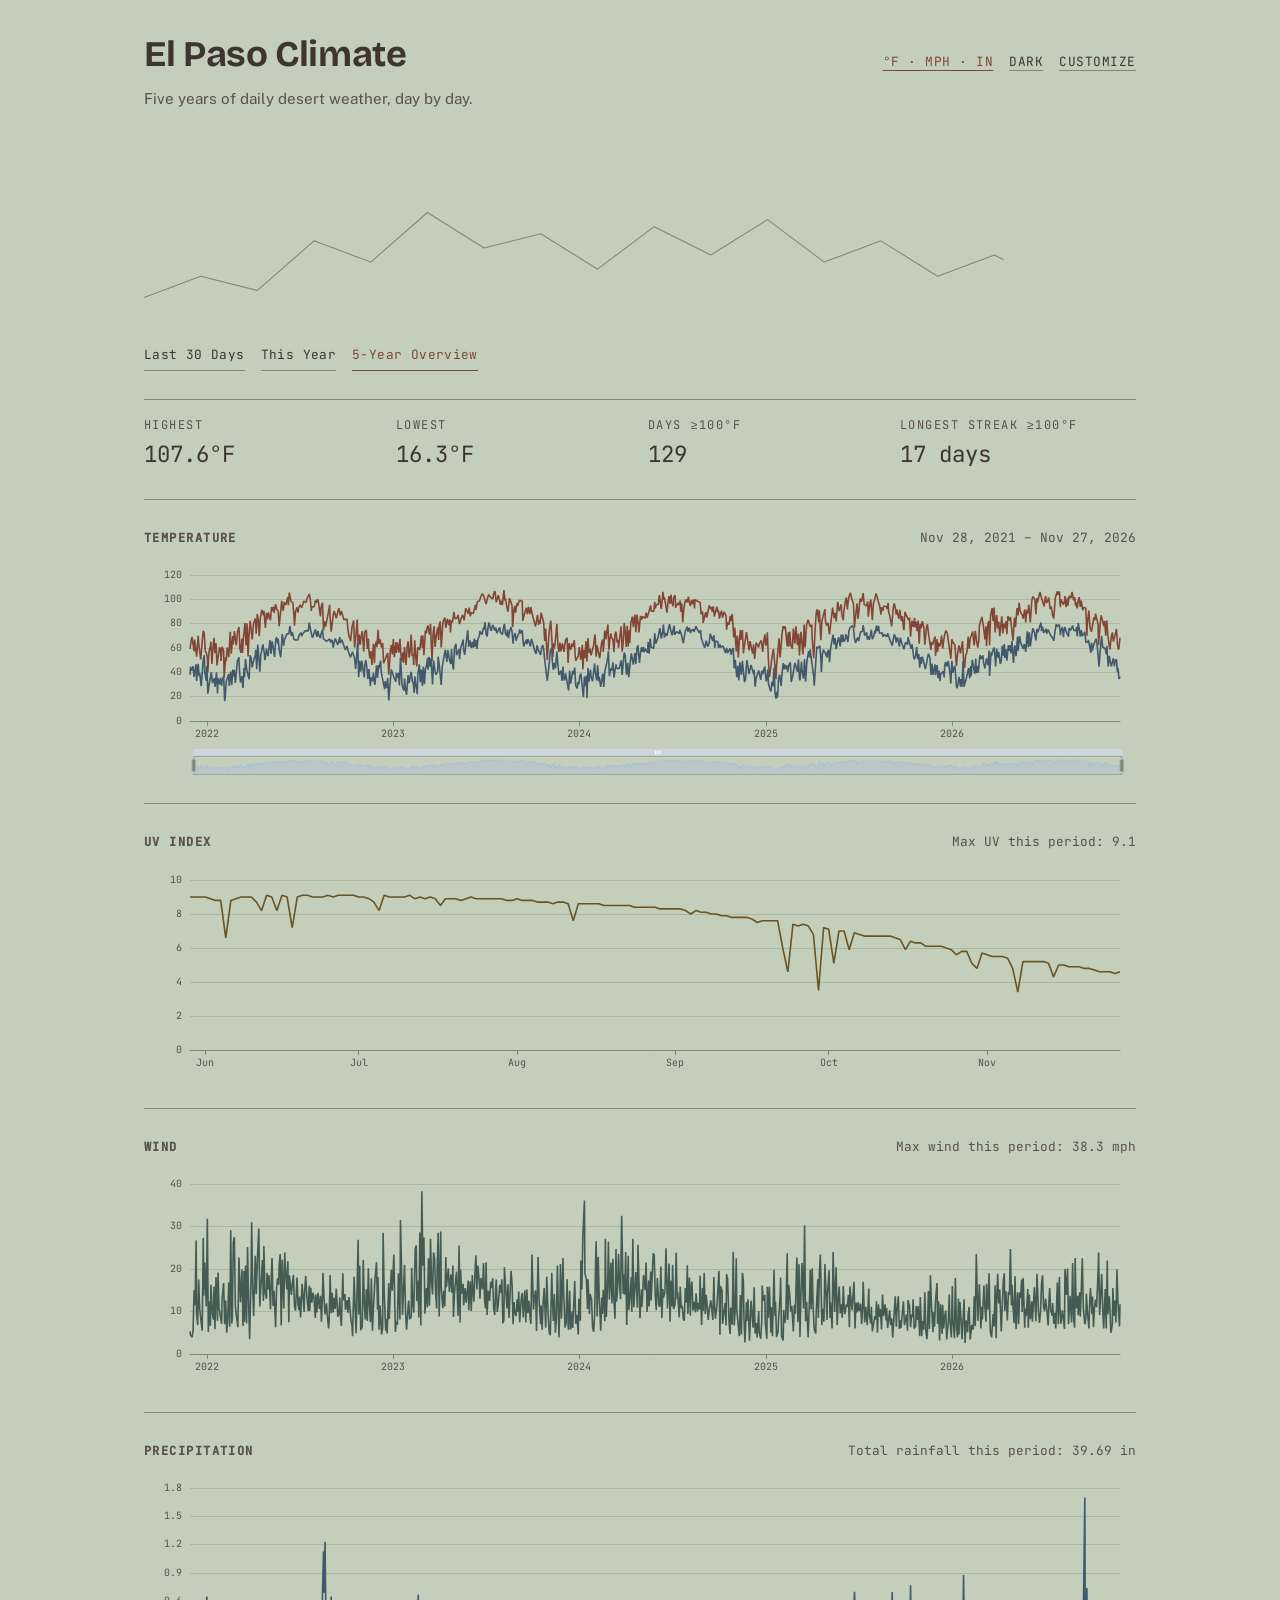
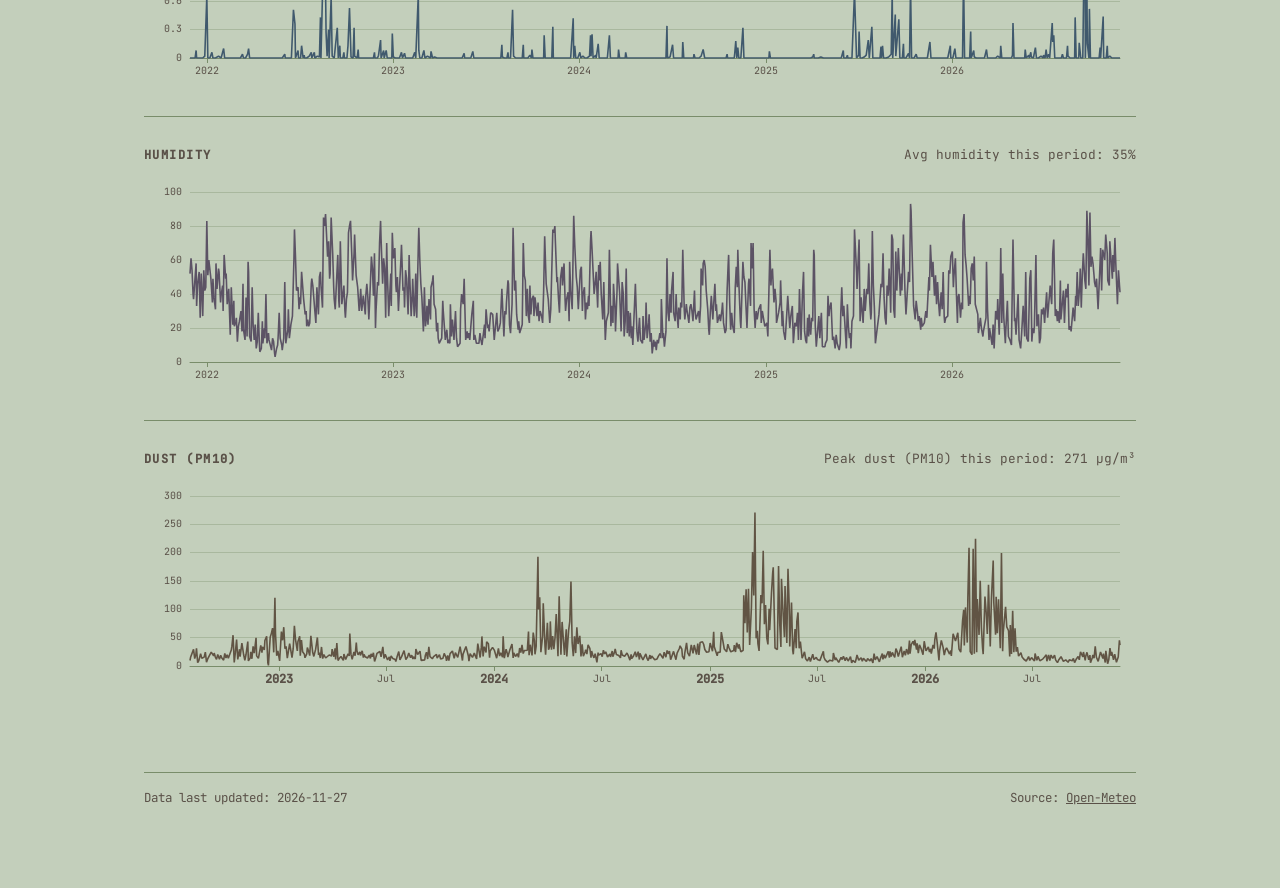
<file: index.html>
<!doctype html>
<html lang="en">
<head>
  <meta charset="utf-8" />
  <meta name="viewport" content="width=device-width, initial-scale=1" />

  <title>El Paso Climate — 5 Years of Desert Weather</title>
  <meta name="description" content="Five years of daily temperature, UV, wind, rainfall, humidity, and dust data for El Paso, TX. Zoom into any period, switch units, and see how today compares to the desert's history." />
  <link rel="canonical" href="https://dristanta-silwal.github.io/all-weather/" />

  <meta property="og:type" content="website" />
  <meta property="og:title" content="El Paso Climate — 5 Years of Desert Weather" />
  <meta property="og:description" content="Five years of daily temperature, UV, wind, rainfall, humidity, and dust data for El Paso, TX, with a zoomable interactive chart for each." />
  <meta property="og:url" content="https://dristanta-silwal.github.io/all-weather/" />
  <meta property="og:image" content="https://dristanta-silwal.github.io/all-weather/assets/og-image.png" />
  <meta property="og:image:width" content="1200" />
  <meta property="og:image:height" content="630" />

  <meta name="twitter:card" content="summary_large_image" />
  <meta name="twitter:title" content="El Paso Climate — 5 Years of Desert Weather" />
  <meta name="twitter:description" content="Five years of daily temperature, UV, wind, rainfall, humidity, and dust data for El Paso, TX." />
  <meta name="twitter:image" content="https://dristanta-silwal.github.io/all-weather/assets/og-image.png" />

  <link rel="icon" href="favicon.ico" sizes="any" />
  <link rel="icon" type="image/svg+xml" href="icon.svg" />
  <link rel="apple-touch-icon" href="apple-touch-icon.png" />
  <link rel="manifest" href="site.webmanifest" />

  <link rel="stylesheet" href="style.css" />

  <script type="application/ld+json">
  {
    "@context": "https://schema.org",
    "@type": "WebApplication",
    "name": "El Paso Climate",
    "url": "https://dristanta-silwal.github.io/all-weather/",
    "description": "Five years of daily temperature, UV, wind, rainfall, humidity, and dust data for El Paso, TX, with a zoomable interactive chart for each.",
    "applicationCategory": "Weather",
    "operatingSystem": "Any browser",
    "offers": {
      "@type": "Offer",
      "price": "0",
      "priceCurrency": "USD"
    }
  }
  </script>
</head>
<body>
  <div class="page">
    <header class="site-header">
      <div>
        <h1 class="site-title">El Paso Climate</h1>
        <p class="site-tagline">Five years of daily desert weather, day by day.</p>
      </div>
      <div class="controls">
        <button type="button" id="unit-toggle" class="toggle" aria-pressed="false">°F · mph · in</button>
        <button type="button" id="theme-toggle" class="toggle" aria-pressed="false">Dark</button>
        <button type="button" id="customize-toggle" class="toggle" aria-expanded="false" aria-controls="customize-panel">Customize</button>
      </div>
    </header>

    <svg class="ridgeline animate" viewBox="0 0 1400 200" preserveAspectRatio="none" role="presentation" aria-hidden="true">
      <path d="M0,180 L80,150 L160,170 L240,100 L320,130 L400,60 L480,110 L560,90 L640,140 L720,80 L800,120 L880,70 L960,130 L1040,100 L1120,150 L1200,120 L1280,160 L1400,180" />
    </svg>

    <section id="customize-panel" class="customize-panel" hidden>
      <p class="eyebrow">Chart order</p>
      <ul class="customize-list" id="customize-list"></ul>
    </section>

    <nav class="presets" aria-label="Date range presets">
      <button type="button" class="preset-btn" data-preset="30d">Last 30 Days</button>
      <button type="button" class="preset-btn" data-preset="1y">This Year</button>
      <button type="button" class="preset-btn" data-preset="5y" aria-pressed="true">5-Year Overview</button>
    </nav>

    <section class="summary-row" id="summary-row" aria-label="Summary statistics for the selected range">
      <div class="summary-stat">
        <span class="eyebrow">Highest</span>
        <span class="figure" id="stat-highest">—</span>
      </div>
      <div class="summary-stat">
        <span class="eyebrow">Lowest</span>
        <span class="figure" id="stat-lowest">—</span>
      </div>
      <div class="summary-stat">
        <span class="eyebrow">Days ≥100°F</span>
        <span class="figure" id="stat-days-over-100">—</span>
      </div>
      <div class="summary-stat">
        <span class="eyebrow">Longest streak ≥100°F</span>
        <span class="figure" id="stat-streak">—</span>
      </div>
    </section>

    <div class="metric-switcher" id="metric-switcher" role="tablist" aria-label="Choose metric"></div>

    <p class="state-message" id="loading-message">Loading five years of El Paso weather…</p>
    <p class="state-message" id="error-message" hidden>Couldn't load the weather data. Try refreshing the page.</p>

    <main class="charts" id="charts" hidden></main>

    <footer class="site-footer">
      <span id="last-updated">Data last updated: —</span>
      <span>Source: <a href="https://open-meteo.com/" target="_blank" rel="noopener">Open-Meteo</a></span>
    </footer>
  </div>

  <script src="lib/echarts.min.js"></script>
  <script src="app.js" type="module"></script>
</body>
</html>
</file>
<file: style.css>
/* ---------- Fonts (self-hosted, no external CDN) ---------- */

@font-face {
  font-family: "Bricolage Grotesque";
  src: url("assets/fonts/bricolage-grotesque-600.woff2") format("woff2");
  font-weight: 600;
  font-style: normal;
  font-display: swap;
}
@font-face {
  font-family: "Bricolage Grotesque";
  src: url("assets/fonts/bricolage-grotesque-700.woff2") format("woff2");
  font-weight: 700;
  font-style: normal;
  font-display: swap;
}
@font-face {
  font-family: "Public Sans";
  src: url("assets/fonts/public-sans-400.woff2") format("woff2");
  font-weight: 400;
  font-style: normal;
  font-display: swap;
}
@font-face {
  font-family: "Public Sans";
  src: url("assets/fonts/public-sans-500.woff2") format("woff2");
  font-weight: 500;
  font-style: normal;
  font-display: swap;
}
@font-face {
  font-family: "Public Sans";
  src: url("assets/fonts/public-sans-600.woff2") format("woff2");
  font-weight: 600;
  font-style: normal;
  font-display: swap;
}
@font-face {
  font-family: "JetBrains Mono";
  src: url("assets/fonts/jetbrains-mono-400.woff2") format("woff2");
  font-weight: 400;
  font-style: normal;
  font-display: swap;
}
@font-face {
  font-family: "JetBrains Mono";
  src: url("assets/fonts/jetbrains-mono-500.woff2") format("woff2");
  font-weight: 500;
  font-style: normal;
  font-display: swap;
}

/* ---------- Design tokens: "Desert Calm" ---------- */

:root {
  --bg: #c3cfbb;
  --surface: #a9b79f;
  --line: #798d6a;
  --ink: #3e362e;
  --ink-soft: #5a5148;

  --accent-temp-high: #824536;
  --accent-temp-low: #42586c;
  --accent-uv: #6a5325;
  --accent-wind: #435b53;
  --accent-precip: #40596d;
  --accent-humidity: #5c5365;
  --accent-dust: #615444;

  --font-display: "Bricolage Grotesque", sans-serif;
  --font-body: "Public Sans", sans-serif;
  --font-mono: "JetBrains Mono", monospace;

  --space-1: 0.5rem;
  --space-2: 1rem;
  --space-3: 1.75rem;
  --space-4: 3rem;
  --space-5: 5rem;

  --ease: cubic-bezier(0.22, 0.61, 0.36, 1);
}

@media (prefers-color-scheme: dark) {
  :root:not([data-theme="light"]) {
    --bg: #242a22;
    --surface: #1b1f19;
    --line: #485343;
    --ink: #e8e4da;
    --ink-soft: #b9b3a5;

    --accent-temp-high: #c27d6c;
    --accent-temp-low: #7792ac;
    --accent-uv: #b08a3e;
    --accent-wind: #72978b;
    --accent-precip: #7393ad;
    --accent-humidity: #968ba0;
    --accent-dust: #9e8c75;
  }
}

:root[data-theme="dark"] {
  --bg: #242a22;
  --surface: #1b1f19;
  --line: #485343;
  --ink: #e8e4da;
  --ink-soft: #b9b3a5;

  --accent-temp-high: #c27d6c;
  --accent-temp-low: #7792ac;
  --accent-uv: #b08a3e;
  --accent-wind: #72978b;
  --accent-precip: #7393ad;
  --accent-humidity: #968ba0;
  --accent-dust: #9e8c75;
}

/* ---------- Reset ---------- */

*,
*::before,
*::after {
  box-sizing: border-box;
}

html {
  color-scheme: light dark;
}

body {
  margin: 0;
  background: var(--bg);
  color: var(--ink);
  font-family: var(--font-body);
  font-size: 1rem;
  line-height: 1.5;
  -webkit-font-smoothing: antialiased;
}

h1,
h2,
h3 {
  font-family: var(--font-display);
  font-weight: 700;
  margin: 0;
}

button {
  font: inherit;
  color: inherit;
  background: none;
  border: none;
  cursor: pointer;
  padding: 0;
}

table {
  border-collapse: collapse;
}

/* ---------- Utility ---------- */

.sr-only {
  position: absolute;
  width: 1px;
  height: 1px;
  padding: 0;
  margin: -1px;
  overflow: hidden;
  clip: rect(0, 0, 0, 0);
  white-space: nowrap;
  border: 0;
}

.eyebrow {
  font-family: var(--font-mono);
  font-size: 0.75rem;
  letter-spacing: 0.12em;
  text-transform: uppercase;
  color: var(--ink-soft);
}

.figure {
  font-family: var(--font-mono);
  font-variant-numeric: tabular-nums;
}

/* ---------- Layout shell ---------- */

.page {
  max-width: 64rem;
  margin: 0 auto;
  padding: var(--space-3) var(--space-2) var(--space-5);
}

/* ---------- Header & controls ---------- */

.site-header {
  display: flex;
  flex-wrap: wrap;
  align-items: baseline;
  justify-content: space-between;
  gap: var(--space-2);
  padding-bottom: var(--space-2);
}

.site-title {
  font-size: clamp(1.5rem, 1.1rem + 2vw, 2.25rem);
  letter-spacing: -0.01em;
}

.site-tagline {
  font-family: var(--font-body);
  font-weight: 400;
  font-size: 0.95rem;
  color: var(--ink-soft);
  margin-top: 0.35rem;
}

.controls {
  display: flex;
  flex-wrap: wrap;
  gap: var(--space-2);
  align-items: center;
}

.toggle {
  font-family: var(--font-mono);
  font-size: 0.8rem;
  letter-spacing: 0.04em;
  text-transform: uppercase;
  text-underline-offset: 0.3em;
  text-decoration: underline;
  text-decoration-color: var(--line);
  transition: color 0.2s var(--ease), text-decoration-color 0.2s var(--ease);
}

.toggle:hover,
.toggle:focus-visible {
  color: var(--accent-temp-high);
  text-decoration-color: currentColor;
}

.toggle[aria-pressed="true"] {
  color: var(--accent-temp-high);
  text-decoration-color: currentColor;
}

:focus-visible {
  outline: 2px solid var(--accent-temp-high);
  outline-offset: 3px;
}

/* ---------- Signature: mountain ridgeline ---------- */

.ridgeline {
  display: block;
  width: 100%;
  height: auto;
  margin: var(--space-3) 0;
  color: var(--line);
}

.ridgeline path {
  fill: none;
  stroke: currentColor;
  stroke-width: 1.5;
  stroke-linejoin: round;
  stroke-linecap: round;
}

.ridgeline.animate path {
  stroke-dasharray: 1400;
  stroke-dashoffset: 1400;
  animation: draw-ridge 2.2s var(--ease) forwards;
}

@keyframes draw-ridge {
  to {
    stroke-dashoffset: 0;
  }
}

/* ---------- Presets & summary ---------- */

.presets {
  display: flex;
  flex-wrap: wrap;
  gap: var(--space-2);
  margin-bottom: var(--space-3);
}

.preset-btn {
  font-family: var(--font-mono);
  font-size: 0.8rem;
  letter-spacing: 0.03em;
  padding: 0.35rem 0;
  border-bottom: 1px solid var(--line);
  transition: border-color 0.2s var(--ease), color 0.2s var(--ease);
}

.preset-btn:hover,
.preset-btn:focus-visible,
.preset-btn[aria-pressed="true"] {
  color: var(--accent-temp-high);
  border-color: currentColor;
}

.summary-row {
  display: grid;
  grid-template-columns: repeat(2, 1fr);
  gap: var(--space-2);
  padding: var(--space-2) 0 var(--space-3);
  border-top: 1px solid var(--line);
  border-bottom: 1px solid var(--line);
  margin-bottom: var(--space-3);
}

@media (min-width: 560px) {
  .summary-row {
    grid-template-columns: repeat(4, 1fr);
  }
}

.summary-stat .eyebrow {
  display: block;
  margin-bottom: 0.25rem;
}

.summary-stat .figure {
  font-size: 1.4rem;
}

/* ---------- Customize (reorder) control ---------- */

.customize-panel {
  margin-bottom: var(--space-3);
  font-family: var(--font-mono);
  font-size: 0.85rem;
}

.customize-panel[hidden] {
  display: none;
}

.customize-list {
  list-style: none;
  margin: var(--space-1) 0 0;
  padding: 0;
  display: flex;
  flex-direction: column;
  gap: 0.35rem;
}

.customize-list li {
  display: flex;
  align-items: center;
  justify-content: space-between;
  gap: var(--space-2);
  border-bottom: 1px dotted var(--line);
  padding-bottom: 0.35rem;
}

.customize-list button {
  text-decoration: underline;
  text-decoration-color: var(--line);
}

.customize-list button:hover,
.customize-list button:focus-visible {
  color: var(--accent-temp-high);
}

/* ---------- Metric switcher (mobile) ---------- */

.metric-switcher {
  display: none;
  gap: var(--space-2);
  flex-wrap: wrap;
  margin-bottom: var(--space-2);
  font-family: var(--font-mono);
  font-size: 0.8rem;
}

.metric-switcher button {
  padding-bottom: 0.2rem;
  border-bottom: 1px solid transparent;
}

.metric-switcher button[aria-selected="true"] {
  color: var(--accent-temp-high);
  border-color: currentColor;
}

/* ---------- Chart sections ---------- */

.charts {
  display: flex;
  flex-direction: column;
}

.chart-section {
  padding: var(--space-3) 0;
  border-top: 1px solid var(--line);
}

.chart-section:first-child {
  border-top: none;
  padding-top: 0;
}

.chart-section-head {
  display: flex;
  flex-wrap: wrap;
  align-items: baseline;
  justify-content: space-between;
  gap: var(--space-1);
  margin-bottom: var(--space-1);
}

.chart-caption {
  font-family: var(--font-mono);
  font-size: 0.8rem;
  color: var(--ink-soft);
}

.chart-canvas {
  width: 100%;
  height: 220px;
}

/* ---------- Error / loading states ---------- */

.state-message {
  font-family: var(--font-mono);
  font-size: 0.9rem;
  color: var(--ink-soft);
  padding: var(--space-3) 0;
}

.state-message[hidden] {
  display: none;
}

/* ---------- Footer ---------- */

.site-footer {
  margin-top: var(--space-4);
  padding-top: var(--space-2);
  border-top: 1px solid var(--line);
  font-family: var(--font-mono);
  font-size: 0.78rem;
  color: var(--ink-soft);
  display: flex;
  flex-wrap: wrap;
  justify-content: space-between;
  gap: var(--space-1);
}

.site-footer a {
  color: inherit;
}

/* ---------- Responsive: mobile switches to one-chart-at-a-time ---------- */

@media (max-width: 768px) {
  .metric-switcher {
    display: flex;
  }

  .chart-section {
    display: none;
  }

  .chart-section.is-active {
    display: block;
  }

  .chart-canvas {
    height: 260px;
  }
}

/* ---------- Reduced motion ---------- */

@media (prefers-reduced-motion: reduce) {
  .ridgeline.animate path {
    animation: none;
    stroke-dashoffset: 0;
  }

  * {
    transition-duration: 0.01ms !important;
    animation-duration: 0.01ms !important;
  }
}
</file>
